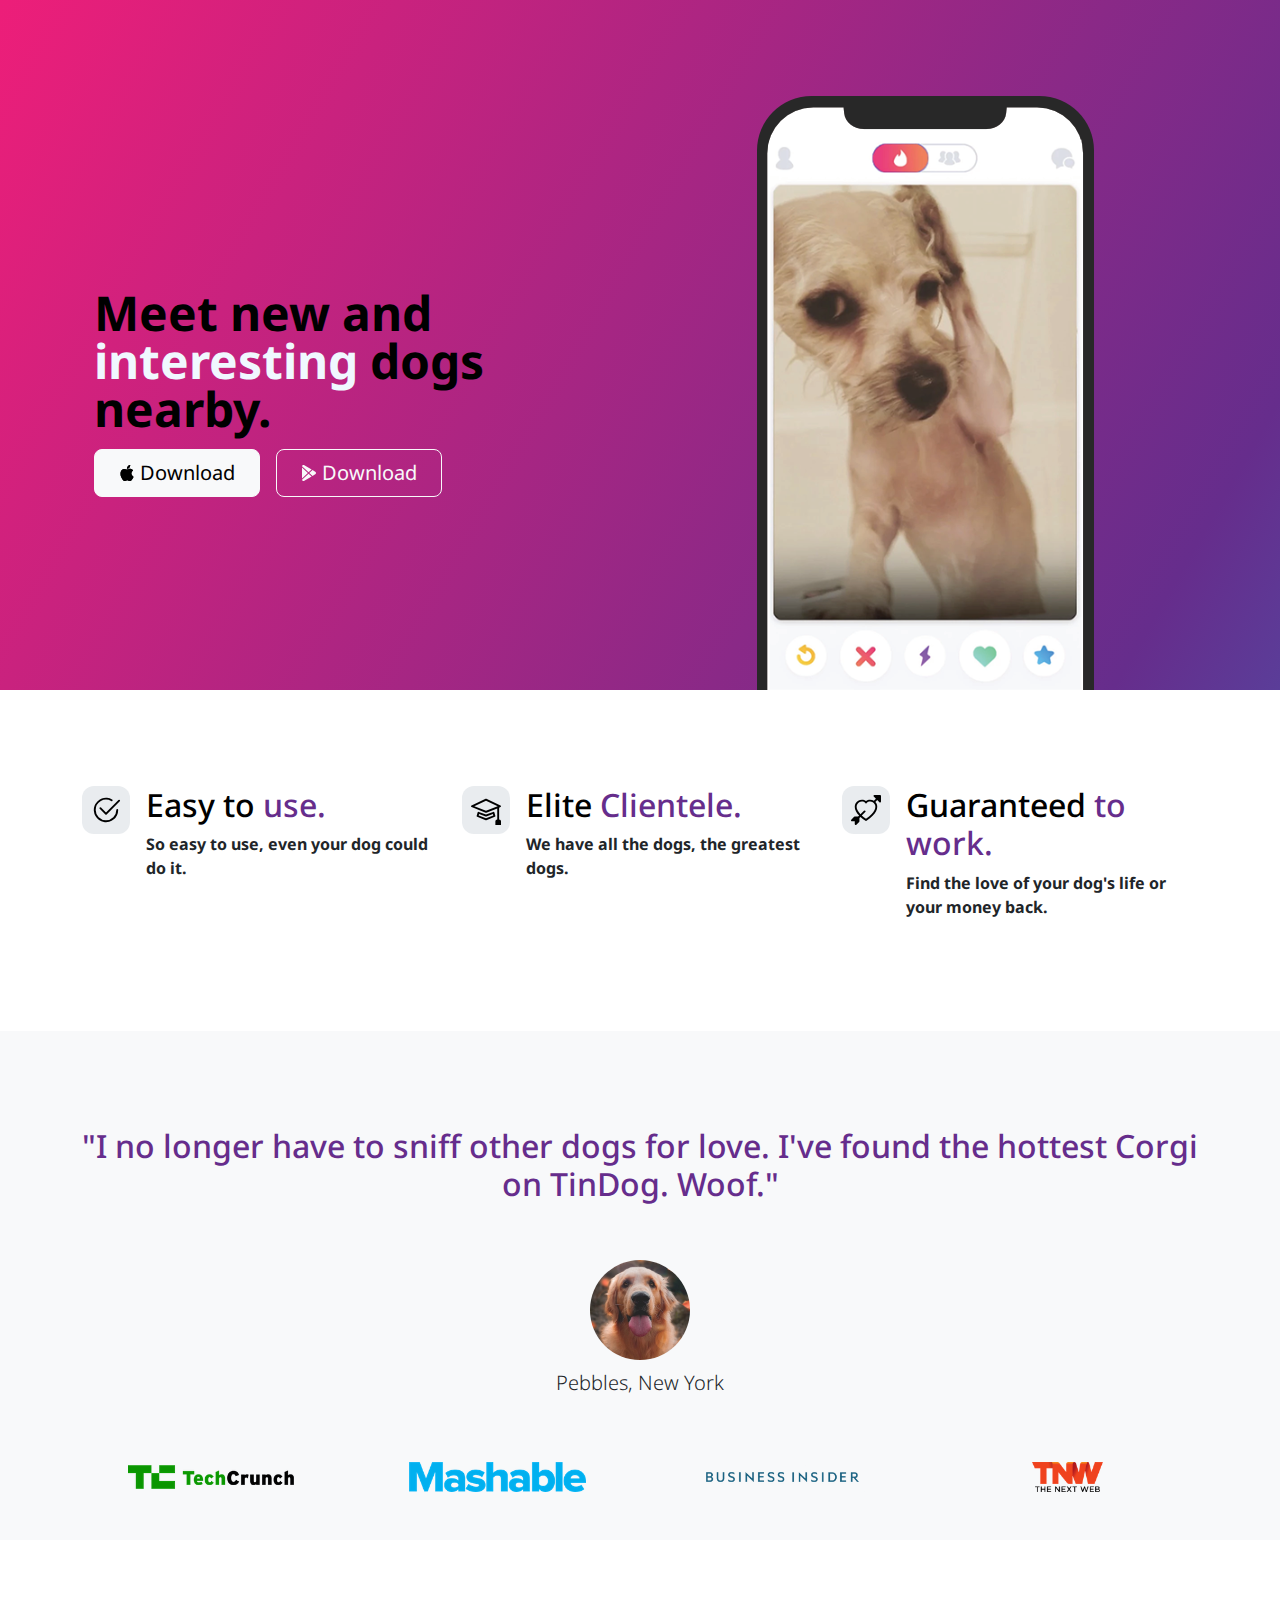
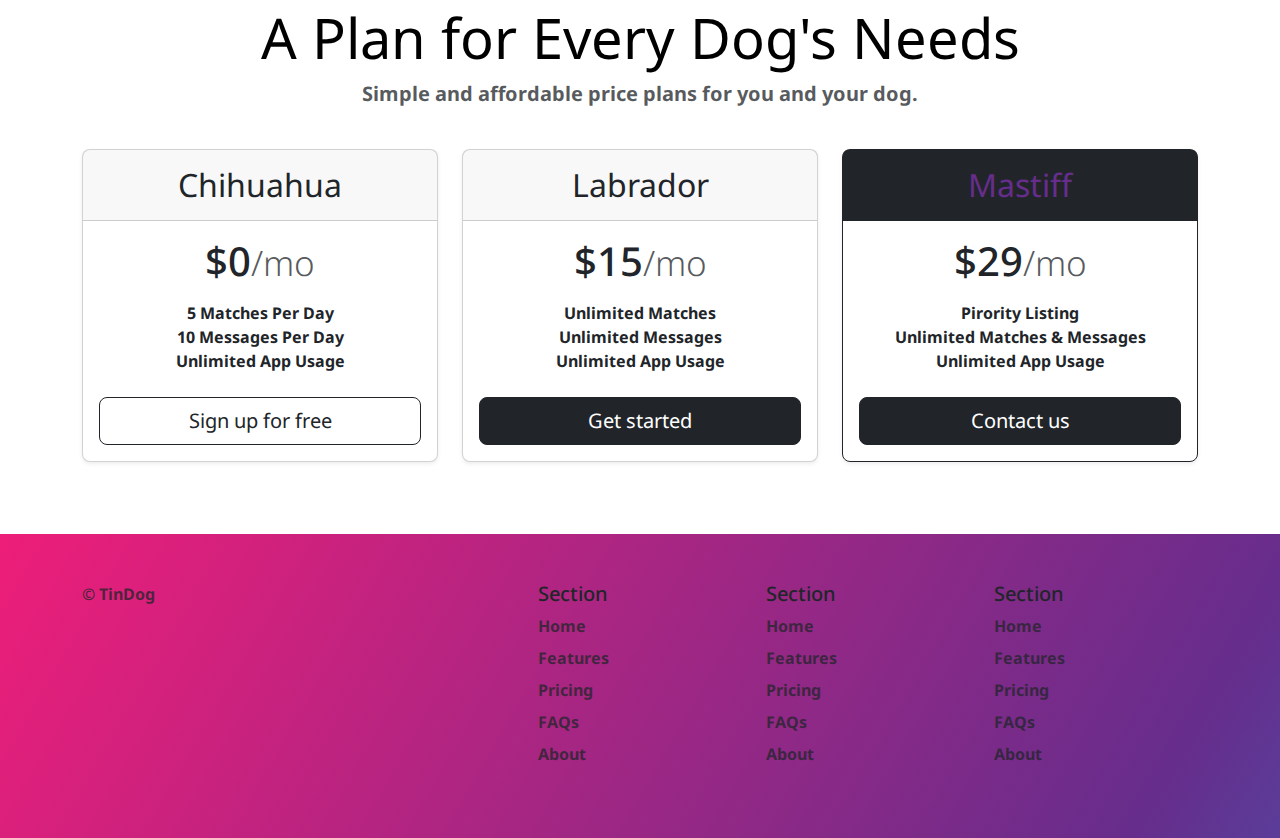
<file: index.html>
<!DOCTYPE html>
<html lang="en">
  <head>
    <meta charset="UTF-8" />
    <meta name="viewport" content="width=device-width, initial-scale=1.0" />
    <title>TinDog</title>
    <link rel="stylesheet" href="./css/style.css">
    <link href="https://cdn.jsdelivr.net/npm/bootstrap@5.3.3/dist/css/bootstrap.min.css" rel="stylesheet" integrity="sha384-QWTKZyjpPEjISv5WaRU9OFeRpok6YctnYmDr5pNlyT2bRjXh0JMhjY6hW+ALEwIH" crossorigin="anonymous">
    <link rel="preconnect" href="https://fonts.googleapis.com">
    <link rel="preconnect" href="https://fonts.gstatic.com" crossorigin>
    <link href="https://fonts.googleapis.com/css2?family=Noto+Sans:ital,wght@0,100..900;1,100..900&display=swap" rel="stylesheet">
        
    <style>
      span{
        color:aliceblue;
      }
      .main{
        color:#662D8C;
      }

      body{
        font-family: "Noto Sans", serif;
        font-optical-sizing: auto;
        font-weight: 700;
        font-style: normal;
        font-variation-settings:
          "wdth" 100;
      }
    </style>
  </head>
  <body>
    <!-- Title -->

    <section id="title" class="gradient-background">
      <div class="container col-xxl-8 px-4 pt-5">
        <div class="row flex-lg-row-reverse align-items-center g-5 pt-5">
          <div class="col-10 col-sm-8 col-lg-6">
            <img src="./images/iphone.png" class="d-block mx-lg-auto img-fluid" alt="Bootstrap Themes" height="200" loading="lazy"> 
          </div>
          <div class="col-lg-6">
            <h1 class="display-5 fw-bold text-body-emphasis lh-1 mb-3">Meet new and <span>interesting</span> dogs nearby.</h1>
            
            <div class="d-grid gap-2 d-md-flex justify-content-md-start">
              <button type="button" class="btn btn-light btn-lg px-4 me-md-2" fdprocessedid="ukge19"><svg xmlns="http://www.w3.org/2000/svg" width="16" height="16" fill="currentColor"
                class="bi bi-apple mb-1" viewBox="0 0 16 16">
<path
                  d="M11.182.008C11.148-.03 9.923.023 8.857 1.18c-1.066 1.156-.902 2.482-.878 2.516.024.034 1.52.087 2.475-1.258.955-1.345.762-2.391.728-2.43Zm3.314 11.733c-.048-.096-2.325-1.234-2.113-3.422.212-2.189 1.675-2.789 1.698-2.854.023-.065-.597-.79-1.254-1.157a3.692 3.692 0 0 0-1.563-.434c-.108-.003-.483-.095-1.254.116-.508.139-1.653.589-1.968.607-.316.018-1.256-.522-2.267-.665-.647-.125-1.333.131-1.824.328-.49.196-1.422.754-2.074 2.237-.652 1.482-.311 3.83-.067 4.56.244.729.625 1.924 1.273 2.796.576.984 1.34 1.667 1.659 1.899.319.232 1.219.386 1.843.067.502-.308 1.408-.485 1.766-.472.357.013 1.061.154 1.782.539.571.197 1.111.115 1.652-.105.541-.221 1.324-1.059 2.238-2.758.347-.79.505-1.217.473-1.282Z" />
<path
                  d="M11.182.008C11.148-.03 9.923.023 8.857 1.18c-1.066 1.156-.902 2.482-.878 2.516.024.034 1.52.087 2.475-1.258.955-1.345.762-2.391.728-2.43Zm3.314 11.733c-.048-.096-2.325-1.234-2.113-3.422.212-2.189 1.675-2.789 1.698-2.854.023-.065-.597-.79-1.254-1.157a3.692 3.692 0 0 0-1.563-.434c-.108-.003-.483-.095-1.254.116-.508.139-1.653.589-1.968.607-.316.018-1.256-.522-2.267-.665-.647-.125-1.333.131-1.824.328-.49.196-1.422.754-2.074 2.237-.652 1.482-.311 3.83-.067 4.56.244.729.625 1.924 1.273 2.796.576.984 1.34 1.667 1.659 1.899.319.232 1.219.386 1.843.067.502-.308 1.408-.485 1.766-.472.357.013 1.061.154 1.782.539.571.197 1.111.115 1.652-.105.541-.221 1.324-1.059 2.238-2.758.347-.79.505-1.217.473-1.282Z" />
</svg> Download</button>
              <button type="button" class="btn btn-outline-light btn-lg px-4" fdprocessedid="b0j5ul"><svg xmlns="http://www.w3.org/2000/svg" width="16" height="16" fill="currentColor"
                class="bi bi-google-play mb-1" viewBox="0 0 16 16">
<path
                  d="M14.222 9.374c1.037-.61 1.037-2.137 0-2.748L11.528 5.04 8.32 8l3.207 2.96 2.694-1.586Zm-3.595 2.116L7.583 8.68 1.03 14.73c.201 1.029 1.36 1.61 2.303 1.055l7.294-4.295ZM1 13.396V2.603L6.846 8 1 13.396ZM1.03 1.27l6.553 6.05 3.044-2.81L3.333.215C2.39-.341 1.231.24 1.03 1.27Z" />
</svg> Download</button>
            </div>
          </div>
        </div>
      </div>
    </section>

    <!-- Features -->
    <section id="features">
      <div class="container mt-5 pb-5">
        <div class="row g-4 py-5 row-cols-1 row-cols-lg-3">
          <div class="col d-flex align-items-start">
            <div class="icon-square text-body-emphasis bg-body-secondary d-inline-flex align-items-center justify-content-center fs-4 flex-shrink-0 me-3">
              <svg xmlns="http://www.w3.org/2000/svg" height="30" fill="currentColor" class="bi bi-check2-circle"
              viewBox="0 0 16 16">
<path
                d="M2.5 8a5.5 5.5 0 0 1 8.25-4.764.5.5 0 0 0 .5-.866A6.5 6.5 0 1 0 14.5 8a.5.5 0 0 0-1 0 5.5 5.5 0 1 1-11 0z" />
<path
                d="M15.354 3.354a.5.5 0 0 0-.708-.708L8 9.293 5.354 6.646a.5.5 0 1 0-.708.708l3 3a.5.5 0 0 0 .708 0l7-7z" />
</svg>
            </div>
            <div>
              <h3 class="fs-2 text-body-emphasis">Easy to<span class="main"> use.</span></h3>
              <p>So easy to use, even your dog could do it.</p>
              
            </div>
          </div>
          <div class="col d-flex align-items-start">
            <div class="icon-square text-body-emphasis bg-body-secondary d-inline-flex align-items-center justify-content-center fs-4 flex-shrink-0 me-3">
              <svg xmlns="http://www.w3.org/2000/svg" height="30" fill="currentColor" class="bi bi-mortarboard" viewBox="0 0 16 16">
                <path d="M8.211 2.047a.5.5 0 0 0-.422 0l-7.5 3.5a.5.5 0 0 0 .025.917l7.5 3a.5.5 0 0 0 .372 0L14 7.14V13a1 1 0 0 0-1 1v2h3v-2a1 1 0 0 0-1-1V6.739l.686-.275a.5.5 0 0 0 .025-.917l-7.5-3.5ZM8 8.46 1.758 5.965 8 3.052l6.242 2.913L8 8.46Z"/>
                <path d="M4.176 9.032a.5.5 0 0 0-.656.327l-.5 1.7a.5.5 0 0 0 .294.605l4.5 1.8a.5.5 0 0 0 .372 0l4.5-1.8a.5.5 0 0 0 .294-.605l-.5-1.7a.5.5 0 0 0-.656-.327L8 10.466 4.176 9.032Zm-.068 1.873.22-.748 3.496 1.311a.5.5 0 0 0 .352 0l3.496-1.311.22.748L8 12.46l-3.892-1.556Z"/>
                </svg>
            </div>
            <div>
              <h3 class="fs-2 text-body-emphasis">Elite<span class="main"> Clientele.</span></h3>
              <p>We have all the dogs, the greatest dogs.</p>
              
            </div>
          </div>
          <div class="col d-flex align-items-start">
            <div class="icon-square text-body-emphasis bg-body-secondary d-inline-flex align-items-center justify-content-center fs-4 flex-shrink-0 me-3">
              <svg xmlns="http://www.w3.org/2000/svg" height="30" fill="currentColor" class="bi bi-arrow-through-heart"
              viewBox="0 0 16 16">
<path fill-rule="evenodd"
                d="M2.854 15.854A.5.5 0 0 1 2 15.5V14H.5a.5.5 0 0 1-.354-.854l1.5-1.5A.5.5 0 0 1 2 11.5h1.793l.53-.53c-.771-.802-1.328-1.58-1.704-2.32-.798-1.575-.775-2.996-.213-4.092C3.426 2.565 6.18 1.809 8 3.233c1.25-.98 2.944-.928 4.212-.152L13.292 2 12.147.854A.5.5 0 0 1 12.5 0h3a.5.5 0 0 1 .5.5v3a.5.5 0 0 1-.854.354L14 2.707l-1.006 1.006c.236.248.44.531.6.845.562 1.096.585 2.517-.213 4.092-.793 1.563-2.395 3.288-5.105 5.08L8 13.912l-.276-.182a21.86 21.86 0 0 1-2.685-2.062l-.539.54V14a.5.5 0 0 1-.146.354l-1.5 1.5Zm2.893-4.894A20.419 20.419 0 0 0 8 12.71c2.456-1.666 3.827-3.207 4.489-4.512.679-1.34.607-2.42.215-3.185-.817-1.595-3.087-2.054-4.346-.761L8 4.62l-.358-.368c-1.259-1.293-3.53-.834-4.346.761-.392.766-.464 1.845.215 3.185.323.636.815 1.33 1.519 2.065l1.866-1.867a.5.5 0 1 1 .708.708L5.747 10.96Z" />
</svg>
            </div>
            <div>
              <h3 class="fs-2 text-body-emphasis">Guaranteed<span class="main"> to work.</span></h3>
              <p>Find the love of your dog's life or your money back.</p>
              
            </div>
          </div>
        </div>
      </div>
    </section>
    <!-- Testimonial -->
    <section id="testimonial">
      
        <div class="p-5 text-center bg-body-tertiary">
          <div class="container py-5">
            <h2 class="text-body-emphasis"><span class="main">"I no longer have to sniff other dogs for love. I've found the hottest Corgi on TinDog. Woof."</span></h2>
            <img src="./images/dog-img.jpg" alt="dog-pic" class="profile-img mt-5">
            <p class="col-lg-8 mx-auto lead mt-2">
              Pebbles, New York
            </p>
          </div>
          <div class="container">
            <div class="row">
              <div class="col-lg-3 col-sm-12"><img src="./images/techcrunch.png" alt="techcrunch" height="30"></div>
              <div class="col-lg-3 col-sm-12"><img src="./images/mashable.png" alt="mashable" height="30"></div>
              <div class="col-lg-3 col-sm-12"><img src="./images/bizinsider.png" alt="bizinsider" height="30"></div>
              <div class="col-lg-3 col-sm-12"><img src="./images/tnw.png" alt="tnw" height="30"></div>
            </div>
          </div>
        


    </div>

    </section>
    <!-- Pricing -->
    <section id="pricing">
      <div class="container pt-5">
        <div class="pricing-header p-3 pb-md-4 mx-auto text-center">
          <h2 class="display-4 fw-normal text-body-emphasis">A Plan for Every Dog's Needs</h2>
          <p class="fs-5 text-body-secondary">Simple and affordable price plans for you and your dog.</p>
        </div>
        <div class="row row-cols-1 row-cols-md-3 mb-3 text-center">
          <div class="col">
            <div class="card mb-4 rounded-3 shadow-sm">
              <div class="card-header py-3">
                <h2 class="my-0 fw-normal">Chihuahua</h2>
              </div>
              <div class="card-body">
                <h1 class="card-title pricing-card-title">$0<small class="text-body-secondary fw-light">/mo</small></h1>
                <ul class="list-unstyled mt-3 mb-4">
                  <li>5 Matches Per Day</li>
                  <li>10 Messages Per Day</li>
                  <li>Unlimited App Usage</li>
            
                </ul>
                <button type="button" class="w-100 btn btn-lg btn-outline-dark">Sign up for free</button>
              </div>
            </div>
          </div>
          <div class="col">
            <div class="card mb-4 rounded-3 shadow-sm">
              <div class="card-header py-3">
                <h2 class="my-0 fw-normal">Labrador</h2>
              </div>
              <div class="card-body">
                <h1 class="card-title pricing-card-title">$15<small class="text-body-secondary fw-light">/mo</small></h1>
                <ul class="list-unstyled mt-3 mb-4">
                  <li>Unlimited Matches</li>
                  <li>Unlimited Messages</li>
                  <li>Unlimited App Usage</li>
                  
                </ul>
                <button type="button" class="w-100 btn btn-lg btn-dark">Get started</button>
              </div>
            </div>
          </div>
          <div class="col">
            <div class="card mb-4 rounded-3 shadow-sm border-dark">
              <div class="card-header py-3 text-bg-dark border-dark">
                <h2 class="my-0 fw-normal main">Mastiff</h2>
              </div>
              <div class="card-body">
                <h1 class="card-title pricing-card-title">$29<small class="text-body-secondary fw-light">/mo</small></h1>
                <ul class="list-unstyled mt-3 mb-4">
                  <li>Pirority Listing</li>
                  <li>Unlimited Matches & Messages</li>
                  <li>Unlimited App Usage</li>
                </ul>
                <button type="button" class="w-100 btn btn-lg btn-dark">Contact us</button>
              </div>
            </div>
          </div>
        </div>
    </div>

    </section>
    <!-- Footer -->
    <section id="footer" class="gradient-background">

      <div class="container">
        <footer class="row row-cols-1 row-cols-sm-2 row-cols-md-5 py-5 mt-5">
          <div class="col mb-3">
            
            <p class="text-body-secondary">© TinDog</p>
          </div>
      
          <div class="col mb-3">
      
          </div>
      
          <div class="col mb-3">
            <h5>Section</h5>
            <ul class="nav flex-column">
              <li class="nav-item mb-2"><a href="#" class="nav-link p-0 text-body-secondary">Home</a></li>
              <li class="nav-item mb-2"><a href="#" class="nav-link p-0 text-body-secondary">Features</a></li>
              <li class="nav-item mb-2"><a href="#" class="nav-link p-0 text-body-secondary">Pricing</a></li>
              <li class="nav-item mb-2"><a href="#" class="nav-link p-0 text-body-secondary">FAQs</a></li>
              <li class="nav-item mb-2"><a href="#" class="nav-link p-0 text-body-secondary">About</a></li>
            </ul>
          </div>
      
          <div class="col mb-3">
            <h5>Section</h5>
            <ul class="nav flex-column">
              <li class="nav-item mb-2"><a href="#" class="nav-link p-0 text-body-secondary">Home</a></li>
              <li class="nav-item mb-2"><a href="#" class="nav-link p-0 text-body-secondary">Features</a></li>
              <li class="nav-item mb-2"><a href="#" class="nav-link p-0 text-body-secondary">Pricing</a></li>
              <li class="nav-item mb-2"><a href="#" class="nav-link p-0 text-body-secondary">FAQs</a></li>
              <li class="nav-item mb-2"><a href="#" class="nav-link p-0 text-body-secondary">About</a></li>
            </ul>
          </div>
      
          <div class="col mb-3">
            <h5>Section</h5>
            <ul class="nav flex-column">
              <li class="nav-item mb-2"><a href="#" class="nav-link p-0 text-body-secondary">Home</a></li>
              <li class="nav-item mb-2"><a href="#" class="nav-link p-0 text-body-secondary">Features</a></li>
              <li class="nav-item mb-2"><a href="#" class="nav-link p-0 text-body-secondary">Pricing</a></li>
              <li class="nav-item mb-2"><a href="#" class="nav-link p-0 text-body-secondary">FAQs</a></li>
              <li class="nav-item mb-2"><a href="#" class="nav-link p-0 text-body-secondary">About</a></li>
            </ul>
          </div>
        </footer>
      </div>


    </section>
    <script src="https://cdn.jsdelivr.net/npm/bootstrap@5.3.3/dist/js/bootstrap.bundle.min.js" integrity="sha384-YvpcrYf0tY3lHB60NNkmXc5s9fDVZLESaAA55NDzOxhy9GkcIdslK1eN7N6jIeHz" crossorigin="anonymous"></script>
  </body>
</html>
</file>
<file: css/style.css>
.gradient-background {
  background: linear-gradient(300deg, #00bfff, #662D8C, #ED1E79);
  background-size: 180% 180%;
  animation: gradient-animation 18s ease infinite;
}

@keyframes gradient-animation {
  0% {
    background-position: 0% 50%;
  }
  50% {
    background-position: 100% 50%;
  }
  100% {
    background-position: 0% 50%;
  }
}

.icon-square {
  width: 3rem;
  height: 3rem;
  border-radius: 0.75rem;
}

.profile-img {
  height: 100px;
  border-radius: 50%;
}
</file>
